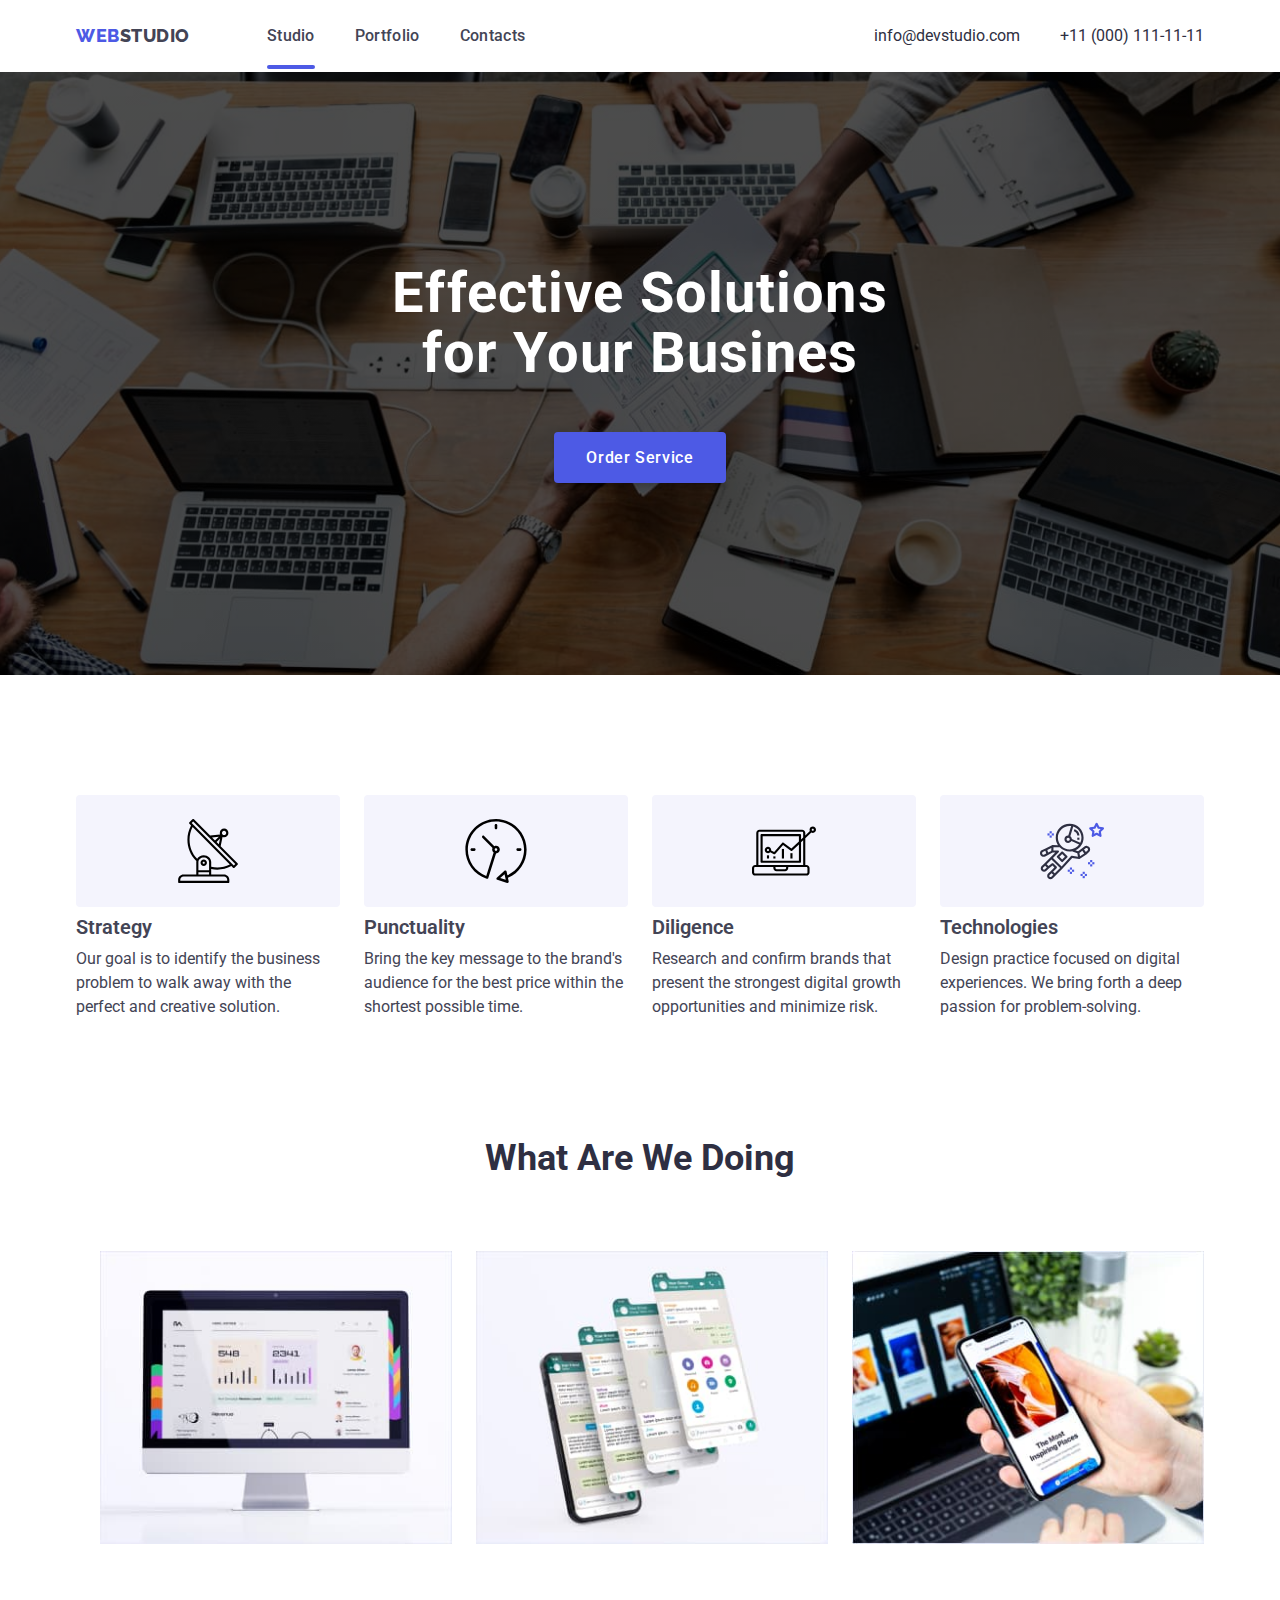
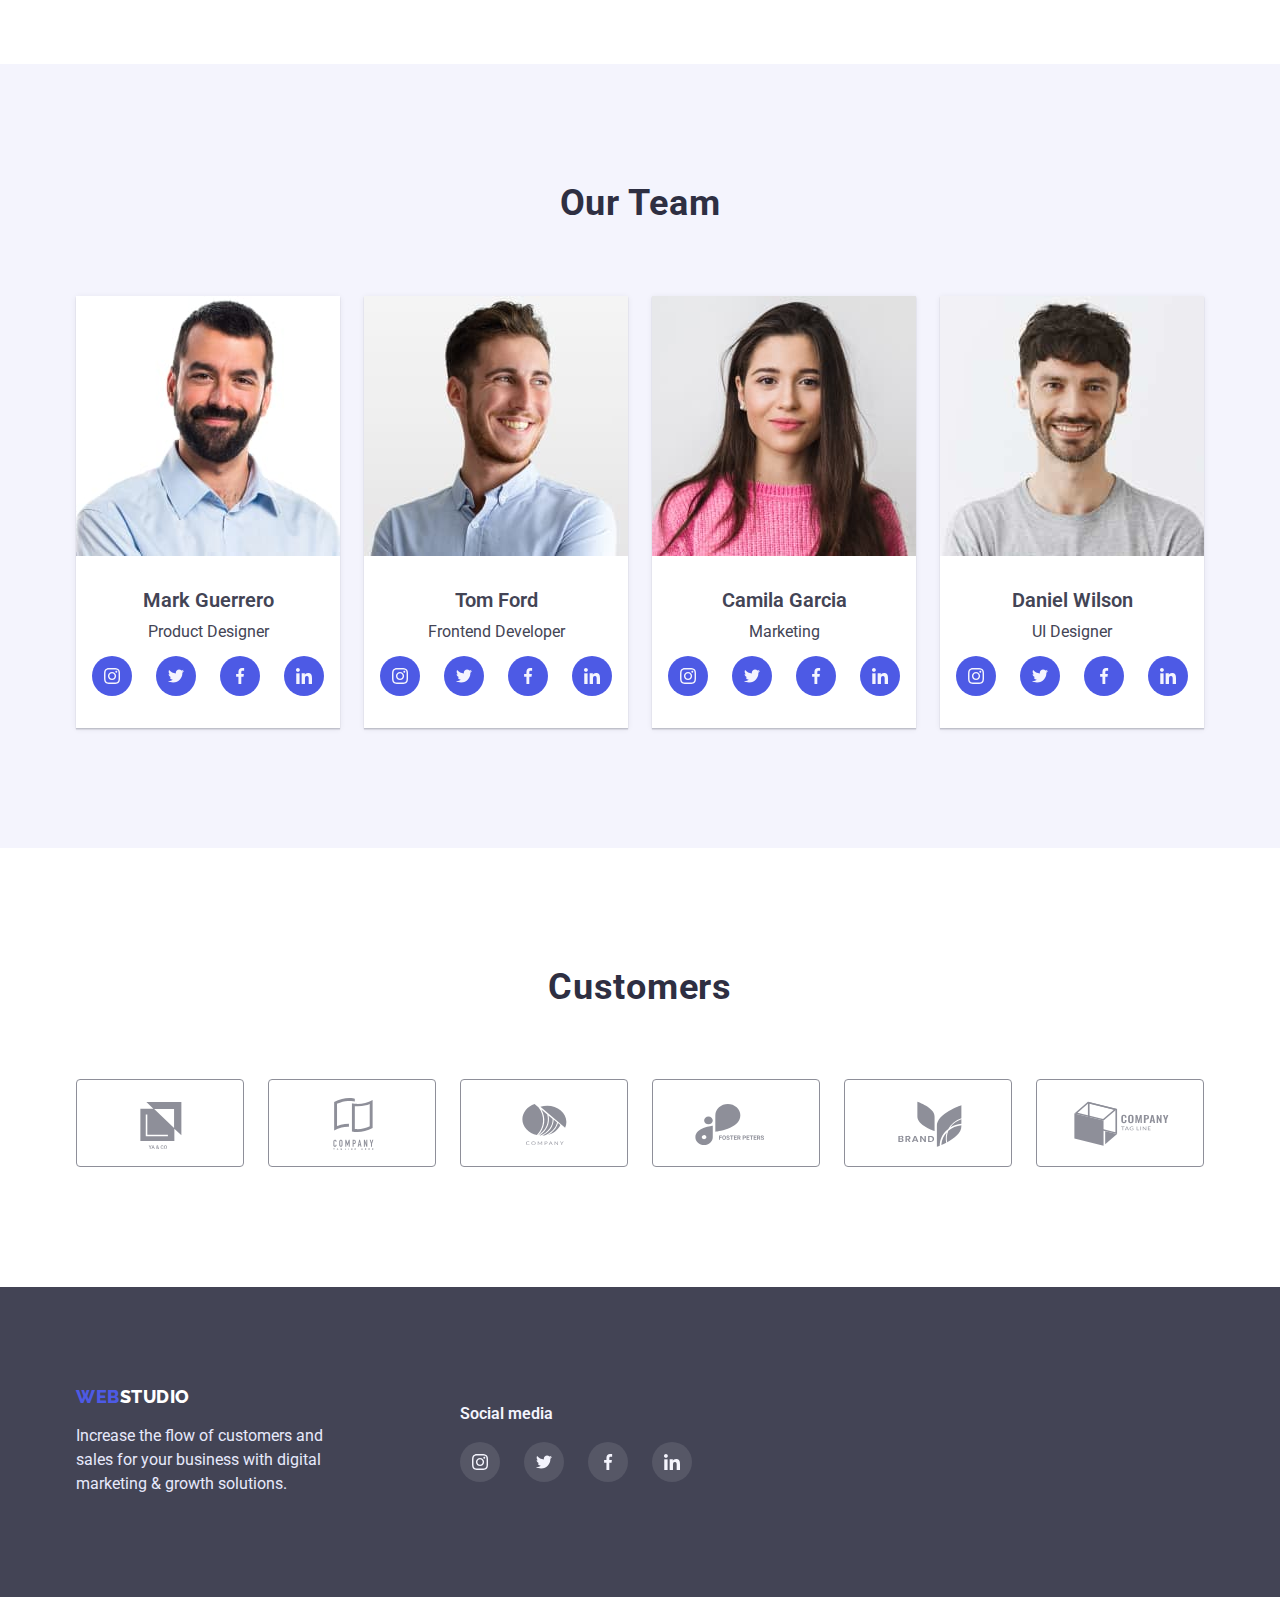
<file: index.html>
<!DOCTYPE html>
<html lang="en">
<head>
    <meta charset="UTF-8">
    <meta http-equiv="X-UA-Compatible" content="IE=edge">
    <meta name="viewport" content="width=device-width, initial-scale=1.0">
    <title>Homework5</title>
    <link rel="preconnect" href="https://fonts.googleapis.com">
<link rel="preconnect" href="https://fonts.gstatic.com" crossorigin>
<link href="https://fonts.googleapis.com/css2?family=Raleway:wght@700&family=Roboto:wght@400;500;700;900&display=swap" rel="stylesheet">
<link rel="stylesheet" href="https://cdn.jsdelivr.net/npm/modern-normalize@1.1.0/modern-normalize.min.css">
<link rel="stylesheet" href="./css/styles.css">
</head>

<body>
     <header>
        <div class="conteiner">
                    <!-- Logotipe -->
                    <a class="logo" href="./index.html"><span class="logoweb">WEB</span><span class="logostudio">STUDIO</span></a>
                  
            <!-- Site-nav -->
                    <nav>
                         <ul class="site-nav list">
                            <li class="item"><a href="./index.html" class="nav-link current">Studio</a></li> 
                            <li class="item"><a href="./Portfolio.html" class="nav-link">Portfolio</a></li> 
                            <li class="item"><a href="" class="nav-link ">Contacts</a></li> 

                        </ul> 
                     </nav>
                <ul class="contacts-list">
                    <li class="item"><a class="contacts-link link" href="mailto:info@devstudio.com">info@devstudio.com</a></li>
                    <li class="item"><a class="contacts-link link" href="tel:+111-11-11">+11 (000) 111-11-11</a></li>
                </ul>
                 
         </div> 
     </header>  
           
        <main>
            <!-- Our hero -->
            
                <section class="hero">
                    <h1 class="hero-title">
                        Effective Solutions for Your Busines
                    </h1>
                    <button type="button" class="button-order" data-modal-open>Order Service</button>
                    <div class="backdrop is-hidden" data-modal>
                      <div class="modal">
                        <p class="text"></p>
                        <button class="modal-close-button" type="button" data-modal-close>
                          <svg class="modal-close-button-icon" width="8" height="8">
                            <use href="./images/symbol-defs.svg#icon-close-button"></use>
                          </svg>
                        </button>
                      </div>
                    </div>
                            
                </section>
            
                       
<section class="section-feature">
            <div class="conteiner">
           <h2 class="hidden-title">We are the best</h2>
            <ul class="feature-list">
                <li class="item">
                    <div class="feature-icon-bg" >
                        <svg class="feature-icon" width="64px" height="64px">
                            <use class="" href="./images/symbol-defs.svg#antenna-1">
                            </use>
                        </svg>
                    </div> 
                   <h3 class="list-title">Strategy</h3>
                    <p class="description">Our goal is to identify the business problem to walk away with the perfect and creative solution.</p>
                    
                </li>
                <li class="item">
                <div class="feature-icon-bg">
                    <svg class="feature-icon">
                        <use class="" href="./images/symbol-defs.svg#clock-1">
                        </use>
                    </svg>
                </div> 
                    <h3 class="list-title">Punctuality</h3>
                    <p class="description">Bring the key message to the brand's audience for the best price within the shortest possible time.</p>
                    </li>
        <li class="item">
            <div class="feature-icon-bg">
                <svg class="feature-icon">
                    <use class="" href="./images/symbol-defs.svg#diagram-1">
                    </use>
                </svg>
            </div>
                      <h3 class="list-title">Diligence</h3>
            <p class="description">Research and confirm brands that present the strongest digital growth opportunities and minimize risk.</p>
         </li>
        <li class="item">
        <div class="feature-icon-bg">
            <svg class="feature-icon">
                <use class="" href="./images/symbol-defs.svg#astronaut1"></use>
            </svg>
        </div>
                <h3 class="list-title">Technologies</h3>
            <p class="description">Design practice focused on digital experiences. We bring forth a deep passion for problem-solving.</p>
                        </li>

    </ul>
</div>
</section>


        <section class="img-section">
            <div class="conteiner">
            <h2 class="work-title"> What are we doing </h2>
        <ul class="work-list">
            <li class="item"><img src="./images/comp.jpg" width="360" alt="В комп’ютері"></li>
            <li class="item"><img src="./images/phone.jpg" width="360" alt="В телефоні"></li>
            <li class="item"><img src="./images/img.jpg" width="360" alt="На різних пристроях"></li>
        </ul>
            </div>
        </section >  
            <section class="team section">

                <h2 class="our-team-title"> Our Team</h2>
                <div class="conteiner">
                <ul class="team-list">
                    <li class="team-item">
                        <img src="./images/PrDesigner.jpg" width="264" height="260" alt="Mark Guerrero">
                       <div class="person-card-content"><h3 class="person-name-heading">Mark Guerrero</h3>
                        <p class="person-description">Product Designer</p>
                        <ul class="person-social-media-list">
                            <li class="person-social-media-item">
                              <a href="#" class="person-social-media-link">
                                <svg class="person-social-media-icon">
                                  <use href="./images/symbol-defs.svg#instagram-2"></use>
                                </svg>
                              </a>
                            </li>
                            <li class="person-social-media-item">
                                <a href="#" class="person-social-media-link">
                                  <svg class="person-social-media-icon">
                                    <use href="./images/symbol-defs.svg#twitter-1"></use>
                                  </svg>
                                </a>
                              </li>
                              <li class="person-social-media-item">
                                <a href="#" class="person-social-media-link">
                                  <svg class="person-social-media-icon">
                                    <use href="./images/symbol-defs.svg#facebook-1"></use>
                                  </svg>
                                </a>
                              </li>
                              <li class="person-social-media-item">
                                <a href="#" class="person-social-media-link">
                                  <svg class="person-social-media-icon">
                                    <use href="./images/symbol-defs.svg#linkedin-1"></use>
                                  </svg>
                                </a>
                              </li>
                        </ul>
                    </div> 
                    </li>
                    <li class="team-item">
                        <img src="./images/Front.jpg" width="264" alt="Tom Ford">
                        <div class="person-card-content"><h3 class="person-name-heading">Tom Ford</h3>
                        <p class="person-description">Frontend Developer</p>
                        <ul class="person-social-media-list">
                            <li class="person-social-media-item">
                              <a href="#" class="person-social-media-link">
                                <svg class="person-social-media-icon">
                                  <use href="./images/symbol-defs.svg#instagram-2"></use>
                                </svg>
                              </a>
                            </li>
                            <li class="person-social-media-item">
                                <a href="#" class="person-social-media-link">
                                  <svg class="person-social-media-icon">
                                    <use href="./images/symbol-defs.svg#twitter-1"></use>
                                  </svg>
                                </a>
                              </li>
                              <li class="person-social-media-item">
                                <a href="#" class="person-social-media-link">
                                  <svg class="person-social-media-icon">
                                    <use href="./images/symbol-defs.svg#facebook-1"></use>
                                  </svg>
                                </a>
                              </li>
                              <li class="person-social-media-item">
                                <a href="#" class="person-social-media-link">
                                  <svg class="person-social-media-icon">
                                    <use href="./images/symbol-defs.svg#linkedin-1"></use>
                                  </svg>
                                </a>
                              </li>
                        </ul>
                    </div>
                    </li> 
                    <li class="team-item">
                        <img src="./images/Marketing.jpg" width="264" alt="Camila Garsia">
                        <div class="person-card-content">
                            <h3 class="person-name-heading">Camila Garcia</h3>
                        <p class="person-description">Marketing</p>
                        <ul class="person-social-media-list">
                            <li class="person-social-media-item">
                              <a href="#" class="person-social-media-link">
                                <svg class="person-social-media-icon">
                                  <use href="./images/symbol-defs.svg#instagram-2"></use>
                                </svg>
                              </a>
                            </li>
                            <li class="person-social-media-item">
                                <a href="#" class="person-social-media-link">
                                  <svg class="person-social-media-icon">
                                    <use href="./images/symbol-defs.svg#twitter-1"></use>
                                  </svg>
                                </a>
                              </li>
                              <li class="person-social-media-item">
                                <a href="#" class="person-social-media-link">
                                  <svg class="person-social-media-icon">
                                    <use href="./images/symbol-defs.svg#facebook-1"></use>
                                  </svg>
                                </a>
                              </li>
                              <li class="person-social-media-item">
                                <a href="#" class="person-social-media-link">
                                  <svg class="person-social-media-icon">
                                    <use href="./images/symbol-defs.svg#linkedin-1"></use>
                                  </svg>
                                </a>
                              </li>
                        </ul>
                    </div>
                    </li> 
                    <li class="team-item">
                        <img src="./images/UIDesigner.jpg" width="264" alt="Daniel Wilson">
                        <div class="person-card-content">
                            <h3 class="person-name-heading">Daniel Wilson</h3>
                        <p class="person-description">UI Designer</p>
                        <ul class="person-social-media-list">
                            <li class="person-social-media-item">
                              <a href="#" class="person-social-media-link">
                                <svg class="person-social-media-icon">
                                  <use href="./images/symbol-defs.svg#instagram-2"></use>
                                </svg>
                              </a>
                            </li> 
                            <li class="person-social-media-item">
                            <a href="#" class="person-social-media-link">
                              <svg class="person-social-media-icon">
                                <use href="./images/symbol-defs.svg#twitter-1"></use>
                              </svg>
                            </a>
                          </li>
                          <li class="person-social-media-item">
                            <a href="#" class="person-social-media-link">
                              <svg class="person-social-media-icon">
                                <use href="./images/symbol-defs.svg#facebook-1"></use>
                              </svg>
                            </a>
                          </li>
                          <li class="person-social-media-item">
                            <a href="#" class="person-social-media-link">
                              <svg class="person-social-media-icon">
                                <use href="./images/symbol-defs.svg#linkedin-1"></use>
                              </svg>
                            </a>
                          </li>
                </ul>
                    </div>
                    </li> 
                </ul>
             </div>     
            </section>
             <section class="section">
        <h2 class="our-team-title no bg">Customers</h2>
        <div class="container">
          <ul class="customers-list">
            <li class="customers-item">
              <a class="customers-link" href="#"
                ><svg class="customers-icon">
                  <use href="./images/symbol-defs.svg#client1"></use>
                </svg></a
              >
            </li>
            <li class="customers-item">
              <a class="customers-link" href="#"
                ><svg class="customers-icon">
                  <use href="./images/symbol-defs.svg#client2"></use>
                </svg></a
              >
            </li>
            <li class="customers-item">
              <a class="customers-link" href="#"
                ><svg class="customers-icon">
                  <use href="./images/symbol-defs.svg#client3"></use>
                </svg></a
              >
            </li>
            <li class="customers-item">
              <a class="customers-link" href="#"
                ><svg class="customers-icon">
                  <use href="./images/symbol-defs.svg#client4"></use>
                </svg></a
              >
            </li>
            <li class="customers-item">
              <a class="customers-link" href="#"
                ><svg class="customers-icon">
                  <use href="./images/symbol-defs.svg#client5"></use>
                </svg></a
              >
            </li>
            <li class="customers-item">
              <a class="customers-link" href="#"
                ><svg class="customers-icon">
                  <use href="./images/symbol-defs.svg#client6"></use>
                </svg></a>
              
            </li>
          </ul>
        </div>
             </section>
</main>
<div class="backdrop is-hidden" data-modal>
  <div class="modal">
    <button class="modal-close-button" data-modal-close>
      <svg class="modal-close-button-icon">
        <use href="./images/symbol-defs.svg#icon-close-button"></use>
      </svg>
    </button>
  </div>
</div>
<footer class="footer">
    <div class="conteiner">
<div class="footer-desk-block">
    <a class="footer-logo" href="./index.html">
        <span>WEB</span><span class="logoname">STUDIO</span>        
        </a>
        <p class="footer-desk">
            Increase the flow of customers and sales for your business with digital marketing & growth solutions.
        </p>
   
    </div>
    <div class="footer-social-media-block">
        <p class="footer-social-media-title">Social media</p>
        <ul class="footer-social-media-list">
          <li class="footer-social-media-item">
            <a href="#" class="footer-social-media-link">
              <svg class="footer-social-media-icon">
                <use href="./images/symbol-defs.svg#instagram-2"></use>
              </svg>
            </a>
          </li>
          <li class="footer-social-media-item">
            <a href="#" class="footer-social-media-link">
              <svg class="footer-social-media-icon">
                <use href="./images/symbol-defs.svg#twitter-1"></use>
              </svg>
            </a>
          </li>
          <li class="footer-social-media-item">
            <a href="#" class="footer-social-media-link">
              <svg class="footer-social-media-icon">
                <use href="./images/symbol-defs.svg#facebook-1"></use>
              </svg>
            </a>
          </li>
          <li class="footer-social-media-item">
            <a href="#" class="footer-social-media-link">
              <svg class="footer-social-media-icon">
                <use href="./images/symbol-defs.svg#linkedin-1"></use>
              </svg>
            </a>
          </li>
        </ul>
      </div>
    </div>
</footer>
<script src="./js/modal.js"></script>
</body>
</html>
</file>
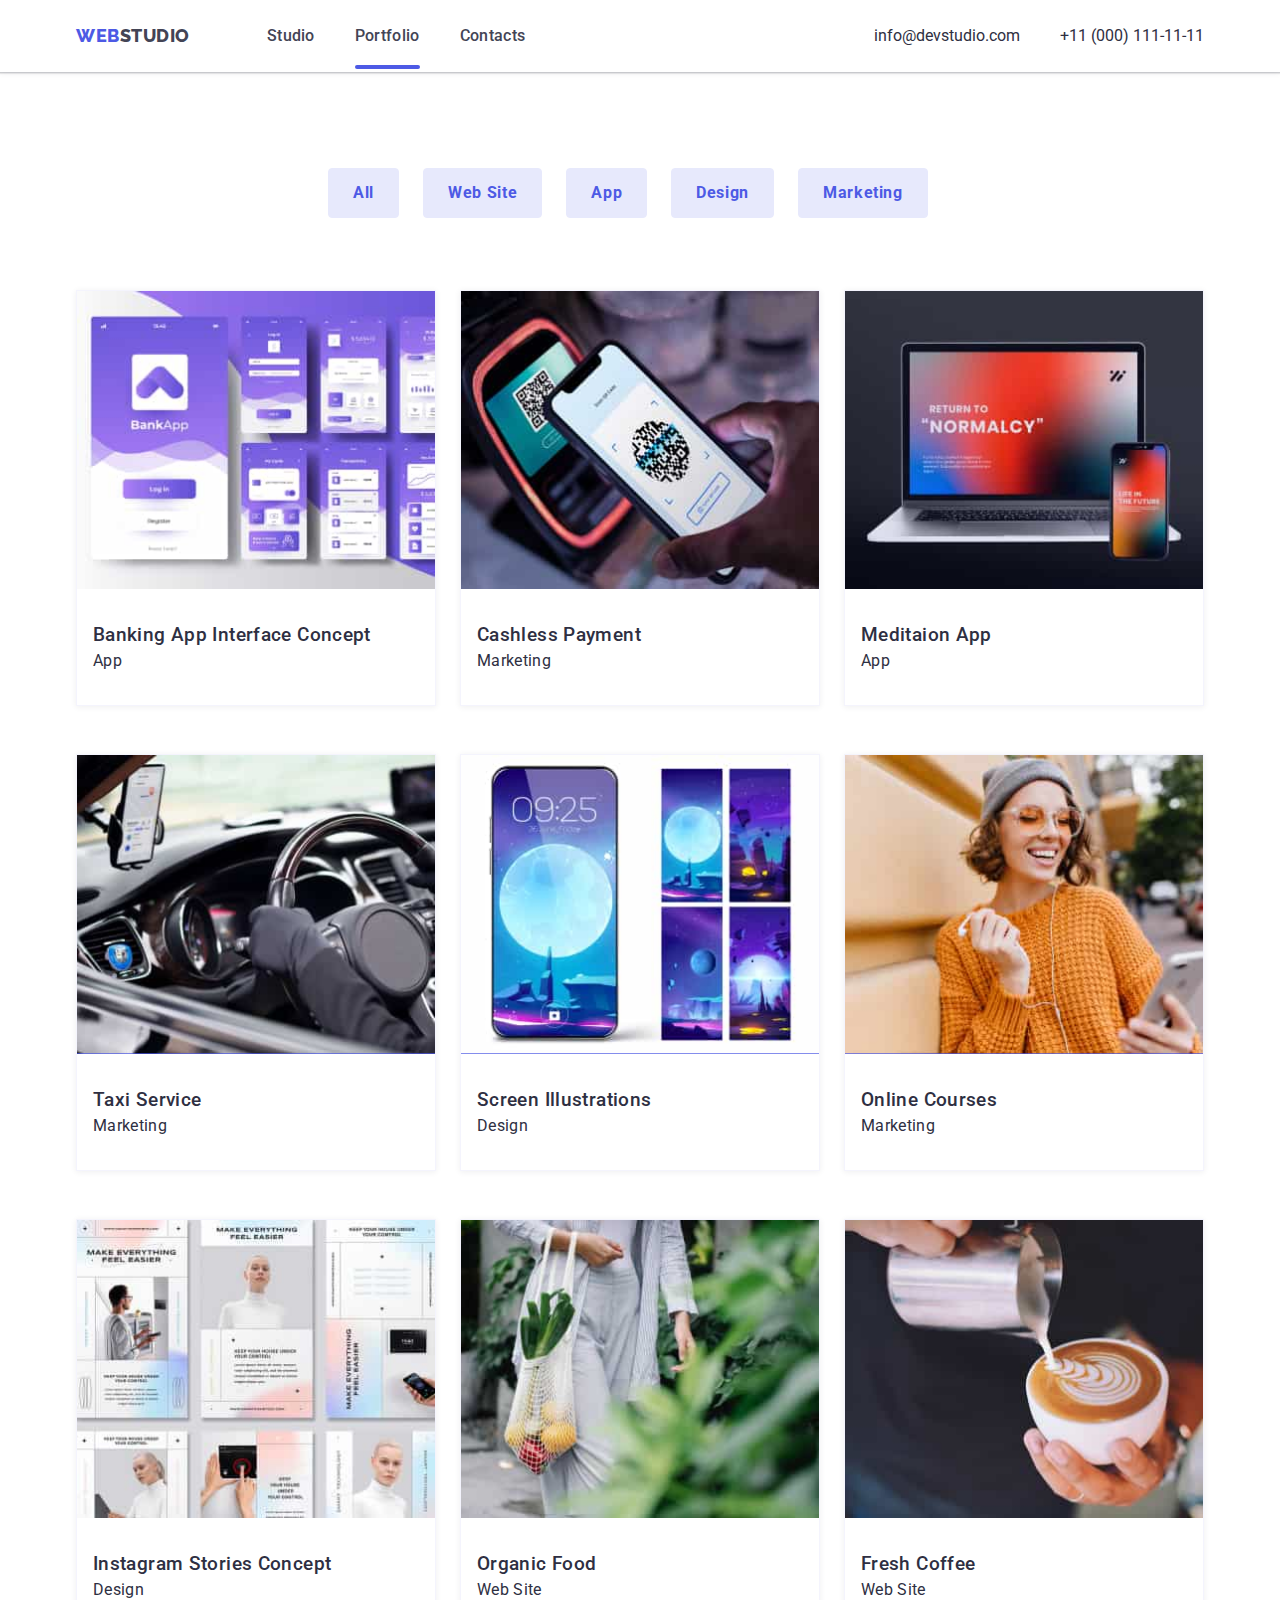
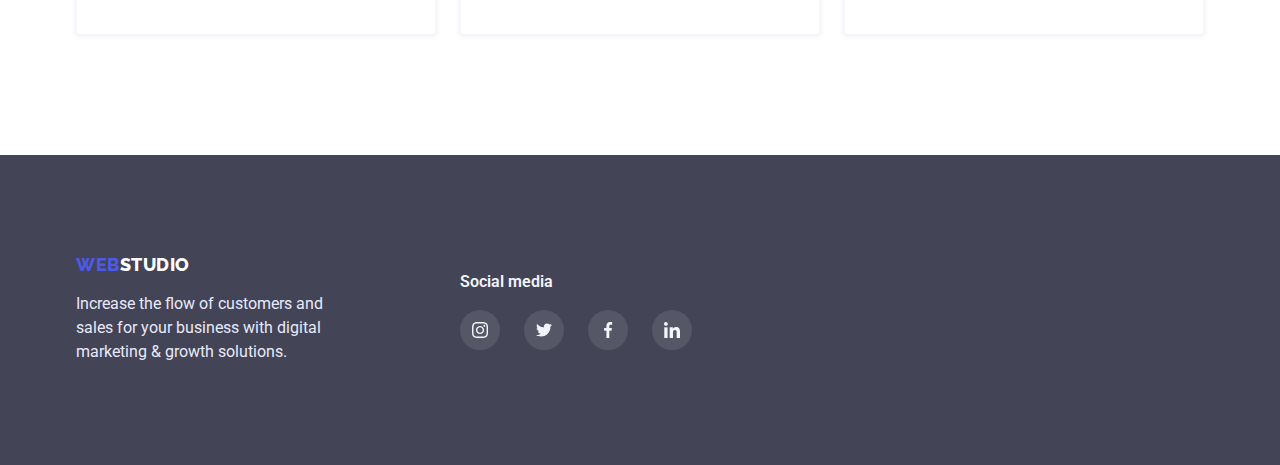
<file: Portfolio.html>
<!DOCTYPE html>
<html lang="en">
<head>
    <meta charset="UTF-8">
    <meta http-equiv="X-UA-Compatible" content="IE=edge">
    <meta name="viewport" content="width=device-width, initial-scale=1.0">
    <title>Portfolio</title>
    <link rel="preconnect" href="https://fonts.googleapis.com">
<link rel="preconnect" href="https://fonts.gstatic.com" crossorigin>
<link href="https://fonts.googleapis.com/css2?family=Raleway:wght@700&family=Roboto:wght@400;500;700;900&display=swap" rel="stylesheet">
<link rel="stylesheet" href="https://cdn.jsdelivr.net/npm/modern-normalize@1.1.0/modern-normalize.min.css">
<link rel="stylesheet" href="./css/styles.css">

</head>
<body>
          <header class="header">
        <div class="conteiner">
                    <!-- Logotipe navigation-->
                    <a class="logo" href="./index.html"><span class="logoweb">WEB</span><span class="logostudio">STUDIO</span></a>
                  
            <!-- Site-nav -->
                    <nav class="main-nav">
                         <ul class="site-nav list">
                            <li class="item"><a href="./index.html" class="nav-link curent">Studio</a></li> 
                            <li class="item"><a href="./Portfolio.html" class="nav-link current">Portfolio</a></li> 
                            <li class="item"><a href="" class="nav-link ">Contacts</a></li> 

                        </ul> 
                     </nav>
                <ul class="contacts-list">
                    <li class="item"><a class="contacts-link link" href="mailto:info@devstudio.com">info@devstudio.com</a></li>
                    <li class="item"><a class="contacts-link link" href="tel:+111-11-11">+11 (000) 111-11-11</a></li>
                </ul>
                 
         </div> 
     </header>  
    <main>
        <!-- portfolio filter section -->
        <section class="portfolio-section">
       
            <h1 class="hidden-title">Portfolio our works</h1>
            <h2 class="hidden-title">Filter</h2>
                
                <ul class="filter-list">
                    <li class="filter-nav-button"><button class="button-filter" type="button" >All</button></li>
                    <li class="filter-nav-button"><button class="button-filter" type="button" >Web Site</button></li>
                    <li class="filter-nav-button"><button class="button-filter" type="button" >App</button></li>
                    <li class="filter-nav-button"><button class="button-filter" type="button" >Design</button></li>
                    <li class="filter-nav-button"><button class="button-filter" type="button" >Marketing</button></li>
                </ul>
    
               
                
               <h2 class="hidden-title">Our servises</h2>
<div class="conteiner">
<ul class="portfolio-list list">
    <li class="portfolio-item">
        <a class="link" href="#">
            <div class="portfolio-thumb">
                    <img src="./images/banking.jpg" 
                    width="360" alt="Banking App Interface Concept">
                    <div class="portfolio-overlay">
                        <p class="portfolio-overlay-text">
                          14 Stylish and User-Friendly App Design Concepts · Task
                          Manager App · Calorie Tracker App · Exotic Fruit Ecommerce
                          App · Cloud Storage App
                        </p>
                    </div>
                </div>
                        <div class="list-ready">
                        <h3 class="examples title">Banking App Interface Concept</h3>
                        <p class="text">App</p>
                    </div>
            
        </a>
        </li>
    <li class="portfolio-item">
        <a class="link" href="#">
            <div class="portfolio-thumb">
                <img src="./images/cash.jpg" 
                width="360" alt="for terminal payment">  
                <div class="portfolio-overlay">
                    <p class="portfolio-overlay-text">
                      14 Stylish and User-Friendly App Design Concepts · Task
                      Manager App · Calorie Tracker App · Exotic Fruit Ecommerce
                      App · Cloud Storage App
                    </p>
                </div>
            </div>             
            <div class="list-ready">
                <h3 class="examples title">Cashless Payment</h3>
                <p class="text">Marketing</p>
            </div>
        
        </a>
            </li>
    <li class="portfolio-item">
        <a class="link" href="#">
            <div class="portfolio-thumb">
                <img src="./images/meditaion.jpg" 
                 width="360" alt="Meditaion App" >
                <div class="portfolio-overlay">
                    <p class="portfolio-overlay-text">
                    14 Stylish and User-Friendly App Design Concepts · Task
                    Manager App · Calorie Tracker App · Exotic Fruit Ecommerce
                    App · Cloud Storage App
                     </p>
                </div>
            </div>
                 <div class="list-ready">
                    <h3 class="examples title">Meditaion App</h3>
                    <p class="text">App</p>
                </div>
            
        </a>
    </li>
    
        <li class="portfolio-item">
            <a class="link" href="#">
                <div class="portfolio-thumb">
                    <img src="./images/taxi.jpg" 
                    width="360" alt="Taxi Service">
                    <div class="portfolio-overlay">
                        <p class="portfolio-overlay-text">
                          14 Stylish and User-Friendly App Design Concepts · Task
                          Manager App · Calorie Tracker App · Exotic Fruit Ecommerce
                          App · Cloud Storage App
                        </p>
                    </div>
                </div>
                        <div class="list-ready">
                        <h3 class="examples title">Taxi Service</h3>
                         <p class="text">Marketing</p>
                </div>
           </a>
        </li>
    <li class="portfolio-item">
            <a class="link" href="#">
                <div class="portfolio-thumb">
                    <img src="./images/screendesign.jpg" 
                    width="360" alt="Screen Illustrations">
                    <div class="portfolio-overlay">
                        <p class="portfolio-overlay-text">
                          14 Stylish and User-Friendly App Design Concepts · Task
                          Manager App · Calorie Tracker App · Exotic Fruit Ecommerce
                          App · Cloud Storage App
                        </p>
                      </div>
                    </div>
                    <div class="list-ready">
                            <h3 class="examples title">Screen Illustrations</h3>
                             <p class="text">Design</p>
                </div>
           
        </a>
    </li>
    <li class="portfolio-item">
        <a class="link" href="#">
            <div class="portfolio-thumb">
                 <img src="./images/onlinecourses.jpg" 
                 width="360" alt="Online Courses">
                 <div class="portfolio-overlay">
                    <p class="portfolio-overlay-text">
                      14 Stylish and User-Friendly App Design Concepts · Task
                      Manager App · Calorie Tracker App · Exotic Fruit Ecommerce
                      App · Cloud Storage App
                    </p>
                  </div>
                </div>
                    <div class="list-ready">
                    <h3 class="examples title">Online Courses</h3>
                     <p class="text">Marketing</p>
                </div> 
              
         </a>          
    </li>
    <li class="portfolio-item">
        <a class="link" href="#">
            <div class="portfolio-thumb">
                    <img src="./images/insta.jpg" 
                     width="360" alt="Instagram Stories Concept">
                <div class="portfolio-overlay">
                    <p class="portfolio-overlay-text">
                    14 Stylish and User-Friendly App Design Concepts · Task
                     Manager App · Calorie Tracker App · Exotic Fruit Ecommerce
                    App · Cloud Storage App
                    </p>
                </div>
            </div>
        <div class="list-ready">
            <h3 class="examples title">Instagram Stories Concept</h3>
            <p class="text">Design</p>
        </div>
    
        </a>
        </li>
    <li class="portfolio-item">
        <a class="link" href="#">
            <div class="portfolio-thumb">
                    <img src="./images/organicfood.jpg" 
                    width="360" alt="Organic Food">
                    <div class="portfolio-overlay">
                        <p class="portfolio-overlay-text">
                          14 Stylish and User-Friendly App Design Concepts · Task
                          Manager App · Calorie Tracker App · Exotic Fruit Ecommerce
                          App · Cloud Storage App
                        </p>
                      </div>
                    </div>
                    <div class="list-ready">
        <h3 class="examples title">Organic Food</h3>
        <p class="text">Web Site</p>
        </div>
   
            </a>
    </li>
    <li class="portfolio-item">
        <a class="link" href="#">
            <div class="portfolio-thumb">
                <img src="./images/freshcoffee.jpg" 
                width="360" alt="Fresh Coffee">
                <div class="portfolio-overlay">
                    <p class="portfolio-overlay-text">
                      14 Stylish and User-Friendly App Design Concepts · Task
                      Manager App · Calorie Tracker App · Exotic Fruit Ecommerce
                      App · Cloud Storage App
                    </p>
                  </div>
                </div>
            <div class="list-ready">
                    <h3 class="examples title">Fresh Coffee</h3>
                    <p class="text">Web Site</p>
            </div>
            </a>
    </li>

</ul>
</div>
</section>
    </main>

    <footer class="footer">
        <div class="conteiner">
    <div class="footer-desk-block">
        <a class="footer-logo" href="./index.html">
            <span>WEB</span><span class="logoname">STUDIO</span>        
            </a>
            <p class="footer-desk">
                Increase the flow of customers and sales for your business with digital marketing & growth solutions.
            </p>
        </div>

        <div class="footer-social-media-block">
            <p class="footer-social-media-title">Social media</p>
            <ul class="footer-social-media-list">
              <li class="footer-social-media-item">
                <a href="#" class="footer-social-media-link">
                  <svg class="footer-social-media-icon">
                    <use href="./images/symbol-defs.svg#instagram-2"></use>
                  </svg>
                </a>
              </li>
              <li class="footer-social-media-item">
                <a href="#" class="footer-social-media-link">
                  <svg class="footer-social-media-icon">
                    <use href="./images/symbol-defs.svg#twitter-1"></use>
                  </svg>
                </a>
              </li>
              <li class="footer-social-media-item">
                <a href="#" class="footer-social-media-link">
                  <svg class="footer-social-media-icon">
                    <use href="./images/symbol-defs.svg#facebook-1"></use>
                  </svg>
                </a>
              </li>
              <li class="footer-social-media-item">
                <a href="#" class="footer-social-media-link">
                  <svg class="footer-social-media-icon">
                    <use href="./images/symbol-defs.svg#linkedin-1"></use>
                  </svg>
                </a>
              </li>
            </ul>
          </div>
        </div>
    </footer>
    </body>
    </html>
</file>
<file: css/styles.css>
*,
*::before,
*::after {
	box-sizing: border-box;
}

h1,
h2,
h3,
h4,
h5,
h6,
p,
ul
{
	margin: 0;
	padding: 0;
}
ul,li{
    
    list-style: none;
}


img {
	display: block;
	width: 100%;
	height: auto;
}

.text {
	line-height: 1.5;
	letter-spacing: 0.02em;
}

.link {
	text-decoration: none;
    }
.title {
	color: var(--title-text-color);
	font-weight: 500;
	letter-spacing: 0.02em;
    }

:root {
    --primary-text-color:#434455;;
    --title-text-color:#2E2F42;
   --accent-color:#18a0fb;
   --primary-white-color:#ffffff;
   --link-color: #4D5AE5;
   --secondary-bg-color:#F4F4FD;
   --sibtitle-bg-color: #E7E9FC;
   --helper-text-color: #8e8f99;
    --card-gap: 24px;
        }
body{
    background-color: var(--primary-white-color);
    color: var(--primary-text-color);
    font-family: 'Roboto', sans-serif,'Verdana';
    font-size: 16px;
    /* margin-right: 0px; */
            }
     
        .conteiner {
            display: flex;
            flex-wrap: wrap;
            align-items: center;
            width: 1158px;
            padding: 0 15px 0 15px;
            margin: 0 auto;
            }
       
       .logo {
        color: var(--link-color);
        font-family: "Raleway",sans-serif;
        font-weight: 800;
        font-size: 18px;
        line-height: 1.33;
        letter-spacing: 0.03em;
        text-transform: uppercase;
        text-decoration: none; 
        margin-right: 77px;
        padding: 24px 0;
            } 

    .section{
        padding: 120px 0 120px 0;
    }
       .conteiner > .logostudio {
        color: var(--title-text-color);
          }
.logoweb { 
     color: var(--link-color); 
     text-decoration: none;
        } 
 .logostudio{
    color: var(--primary-text-color);
    text-decoration: none;
 }
 /*-- Головна навігація-- */
.nav-link {
    position: relative;
    transition-property: color;
    transition-duration: 250ms;
    transition-timing-function: cubic-bezier(0.4, 0, 0.2, 1);
    padding: 24px 0 24px 0;
    color: var(--primary-text-color);
    font-weight: 500;
    font-size: 16px;
    line-height: 1.5;
    letter-spacing: 0.02em;
    text-decoration: none;
      
}
.nav-link:hover,.nav-link:focus {color: var(--link-color)} 

.current::after {
    position: absolute;
    content: '';
    display: block;
    left: 0;
    bottom: 0;
    width: 100%;
    height: 4px;
    background-color: #4D5AE5;
    border-radius: 2px;
}

 .main-nav {
    margin-right: auto;
        }
     .site-nav .list {
        list-style: none;
        text-decoration: none;
           }
     
        .site-nav .item:not(:last-child)
        {
        margin-right: 40px;
        text-decoration: none;
    }


  .site-nav-link {
    color:var(--primary-text-color);
    font-weight: 700;
    text-decoration: none;
   line-height: 1.5;
   letter-spacing: 0.2em;
    padding: 24px 0;
 }
  
.contacts-list{
    display: flex;
    margin-left: auto;
    padding: 24px 0;
}

.contacts-list .item + .item { margin-left: 40px;}
.contacts-link{
    color: var(--title-text-color);
    text-decoration: none;
    font-weight: 400;
    font-size: 16px;
    line-height: 1.5;
    padding: 24px 0;
    transition: color 250ms cubic-bezier(0.4, 0, 0.2, 1);
}
.contacts-link:hover,
.contacts-link:focus {
    color: var(--primary-text-color);
}
.header{
    box-shadow: 0px 2px 1px rgba(46, 47, 66, 0.08),
        0px 1px 1px rgba(46, 47, 66, 0.16),
        0px 1px 6px rgba(46, 47, 66, 0.08);
}
/* --section HERO-- */
.hero {
    padding: 192px 0;
    background-color: var(--primary-text-color);
    text-align: center;
    max-width: 1440px;
    height: 603px;
    margin-left: auto;
    margin-right: auto;
    background-image: linear-gradient(rgba(0, 0, 0, 0.7), rgba(0, 0, 0, 0.7)),  url('../images/hero.jpg');
    background-repeat: no-repeat;
    background-size: cover;
    background-position: center;

}
  .title{
    font-weight: 500; 
    color: var(--title-text-color);
  }
.hero-title{ 
    font-size: 56px;
    line-height: 1.07;
    text-align: center;
letter-spacing: 0.02em;
color: var(--primary-white-color);
margin: 0 auto;
width: 496px;
margin-bottom: 48px;
    }
    

.button-order {
    color: var(--primary-white-color);
        background-color: var(--link-color);  
        font-family: inherit;
        font-weight: 500;
        line-height:1.19;
        letter-spacing: 0.04em;
         cursor: pointer;
         border-style: none;
         border-radius: 4px;
         box-shadow: 0px 4px 4px rgba(0, 0, 0, 0.15);
         padding: 16px 32px;
        text-align: center;
         gap: 10px;

         transition-property: background-color;
        transition-duration: 250ms;
        transition-timing-function: cubic-bezier(0.4, 0, 0.2, 1);
        }


.hidden-title {position: fixed;
    transform: scale(0);
}

.section-feature {
       padding: 120px 0 120px 0;

}   
.section-title {
    font-weight: 600;
    font-size: 20px;
    line-height: 1.2;
color: var(--primary-text-color);
margin-bottom: 8px;
}

.feature-list {
    list-style: none;
    display: flex;
    justify-content: space-between;
    align-items: center;
    margin-left:calc(-1*var(--card-gap));
}
.list-title {
    margin-bottom: 8px;
    font-size: 20px;
    font-weight: 600;
    line-height: 1.2;

    }

.feature-list>.item {
    flex-basis: calc(100%/4 - var(--card-gap));
   margin-left:var(--card-gap);
   background-size:  64px 64px;
   }
    .description {
        font-size: 16px;
        line-height: 1.5;
    }
 .feature-icon-bg {
    display: flex;
    justify-content: center;
    align-items: center;
    width: 264px;
    height: 112px;
    background: var(--secondary-bg-color);
    border-radius: 4px;
    margin-bottom: 8px;

 }
.feature-icon{
    display: inline-block;
    width: 64px;
    height: 64px;
}

 /* Section Images */

.img-section {
    padding-bottom: 120px;
}

.work-title {
    margin: 0 auto;
font-size: 36px;
line-height: 1.1;
text-transform: capitalize;
color: var(--title-text-color);
margin-bottom: 72px;
}
.work-list {
    display: flex;
    flex-wrap: wrap;
    list-style: none ;
   }
 

.work-list >.item {
       width: 360px;
    margin-left:  var(--card-gap);
    flex-basis:calc(100% / 3 - var(--card-gap ));
} 

.team {
    background-color: #F4F4FD;
}

.our-team-title{
font-size: 36px;
line-height: 1.1;
text-align: center;
text-transform: capitalize;
letter-spacing: 0.02em;
color: var(--title-text-color);
margin-bottom: 72px;
}
  .team-item{
    background-color: var(--primary-white-color);
    box-shadow: 0px 1px 6px rgba(46, 47, 66, 0.08), 0px 1px 1px rgba(46, 47, 66, 0.16), 0px 2px 1px rgba(46, 47, 66, 0.08);
    width: 264px;
    text-align: center;
    margin-right: var(--card-gap);
  }
  .team-list{
    display: flex;
    flex-wrap: wrap;
    list-style: none;
}

.team-item:last-child {
    margin-right: 0px;
}

.person-card-content{
    padding: 32px 16px;
}

.person-name-heading{
    font-weight: 600;
    font-size: 20px;
    line-height: 1.2;
    margin-bottom: 8px;
}

.person-description{
    font-weight: 400;
    font-size: 16px;
    line-height: 1.5;
}

 .names {
        background-color: var(--primary-white-color);
     text-align: center;
}
.person-social-media-list{
    list-style: none;
    display: flex;
    justify-content: center;
    align-items: center;
    gap: 24px;
    margin-top: 12px;
}

.person-social-media-link{
    display: flex;
    justify-content: center;
    align-items: center;
    width: 40px;
    height: 40px;
    background-color: #4D5AE5;
    border-radius: 50%;

    transition-property: background-color;
    transition-duration: 250ms;
    transition-timing-function: cubic-bezier(0.4, 0, 0.2, 1);
}

.person-social-media-link:hover{
    background-color: #31D0AA;
}

.person-social-media-icon {
    display: block;
    fill: #FFFFFF;
    width: 16px;
    height: 16px;
}
.our-team-title no bg{
font-size: 36px;
line-height: 1.1;
text-align: center;
text-transform: capitalize;
letter-spacing: 0.02em;
color: var(--title-text-color);
margin-bottom: 72px;
}
.customers-list{
    list-style: none;
    display: flex;
    flex-wrap: wrap;
    justify-content: center;
}

.customers-item:not(:last-child){
    margin-right: 24px;
}

.customers-link{
    display: flex;
    justify-content: center;
    align-items: center;
    width: 168px;
    height: 88px;
    color: #8E8F99;
    border: 1px solid #8E8F99;
    border-radius: 4px;

    /* transition-property: color, border;
    transition-duration: 250ms;
    transition-timing-function: cubic-bezier(0.4, 0, 0.2, 1); */

    transition: color 250ms cubic-bezier(0.4, 0, 0.2, 1),
                border 250ms cubic-bezier(0.4, 0, 0.2, 1);
}

.customers-link:hover,
.customers-link:focus{
    color: #4D5AE5;
    border: 1px solid #4D5AE5;
}

.customers-icon{
    display: block;
    width: 104px;
    height: 56px;
    fill: currentColor;
}


/* Footer */
.footerweb { color:var(--primary-text-color);
    font-family: 'Raleway';
font-weight: 800;
font-size: 18px;
line-height: 1.16;
 display: flex;
align-items: center; 
letter-spacing: 0.03em;
}
footer {
    background-color: var(--primary-text-color); 
color: var( --title-text-color);
padding: 100px 0;
height: 310px;
align-items: baseline;
 
}
.footer-desk-block{
   align-items: baseline;
    width: 264px;
}

.footer-logo{
    font-family: 'Raleway';
    font-weight: 800;
    font-size: 18px;
    line-height: 1.16; 
    text-decoration: none;
    letter-spacing: 0.03em;
    color: var(--secondary-bg-color);
    display: block;
    margin-bottom: 16px;
}
.footer-logo  {
    font-family: 'Raleway';
    color: var(--link-color);
    font-weight: 800;
}
.footer-desk {font-weight: 400;
    font-size: 16px;
    line-height: 1.5;
    font-family: 'Roboto';
    color: var(--sibtitle-bg-color) ;
}
.logoname {
    color: var(--primary-white-color);
    text-decoration: none;
}

.logoweb {
font-family: 'Raleway';
font-weight: 800;
font-size: 18px;
line-height: 1.16;
letter-spacing: 0.03em;
 text-transform: uppercase; 
color: var(--link-color);
text-decoration: none;


}

.logorweb:hover,.footer-logo:hover, .logoname:focus, .footer-logo:focus {
    color: var(--link-color);
    }
    .footer-social-media-title{
        font-family: 'Roboto';
        font-style: normal;
        font-weight: 600;
        font-size: 16px;
        line-height: 1.5;
        margin-bottom: 16px;
        color: #F4F4FD;
        margin-left: 120px;
      align-items: baseline;
    }
    
    .footer-desc{
        font-weight: 400;
        font-size: 16px;
        line-height: 1.5;
      
    }
    .footer-social-media-block{
        align-items: baseline;
    }
    .footer-social-media-list {
        list-style: none;
        display: flex;
        justify-content: center;
        align-items: center;
        gap: 24px;
        /* margin-top: 12px; */
        margin-left: 120px;
        align-items: baseline;
    }
    
    .footer-social-media-link {
        display: flex;
        justify-content: center;
        align-items: center;
        width: 40px;
        height: 40px;
        background-color: rgba(255, 255, 255, 0.1);;
        border-radius: 50%;

        transition-property: background-color;
    transition-duration: 250ms;
    transition-timing-function: cubic-bezier(0.4, 0, 0.2, 1);
    }
    
    .footer-social-media-link:hover,
    .footer-social-media-link:focus {
        background-color: #31D0AA;
    }
    
    .footer-social-media-icon {
        display: block;
        fill: #FFFFFF;
        width: 16px;
        height: 16px;
    } 
   /* Portfolio */
   
   .portfolio-section{
    padding-top: 96px;
    padding-bottom: 120px;
    margin: auto;
    }
.list {
	list-style: none;
	display: flex;
	flex-wrap: wrap;
  
    
}
.portfolio-list{
   margin: 0;
   padding: 0;
	display: flex;
	flex-wrap: wrap;
    row-gap: 48px;
    column-gap: 24px;
    
       }

.portfolio-list > .portfolio-item {
	    flex-basis: calc((100% - 48px) / 3);
        border: 0.5px solid #F4F4FD;
box-shadow: 0px 1px 6px rgba(46, 47, 66, 0.08);
    }
    .portfolio-item{
        font-weight: 400;
    font-size: 16px;
    line-height: 1.5;
    transition-property: box-shadow;
    transition-duration: 250ms;
    transition-timing-function: cubic-bezier(0.4, 0, 0.2, 1);
    }

    .portfolio-item:hover, .portfolio-item:focus{
    box-shadow: 0px 1px 6px rgba(46, 47, 66, 0.08), 0px 1px 1px rgba(46, 47, 66, 0.16), 0px 2px 1px rgba(46, 47, 66, 0.08);
}

   .portfolio-item :not(:nth-child(3n)){
    margin-right: 0px;
   }  
.portfolio-thumb{
    position: relative;
    overflow: hidden;
}

.portfolio-overlay {
    content: "";
    position:absolute;
    padding: 40px 32px;
    top: 0;
    left: 0;
    width: 100%;
    height: 100%;
    background-color: #4D5AE5;
    opacity: 1;

    transform: translateY(100%);
    transition: transform 250ms cubic-bezier(0.4, 0, 0.2, 1)
}

.portfolio-item:hover .portfolio-overlay,
.portfolio-item:focus .portfolio-overlay{
    transform: translateY(0);
}

.portfolio-overlay-text{
    color: #fff;
    line-height: 1.5;
    letter-spacing: 0.02em;
}
.text{
    color:#2E2F42;
}
.filter-list {
    display: flex;
    margin-bottom: 72px;
    justify-content: center;
    align-items: center;
    flex-wrap: wrap;
    
}
  
     
  .button-filter {
    background-color: var(--sibtitle-bg-color);
    border: 1px solid var(--sibtitle-bg-color);
    color: var(--link-color);
    font-family: 'Roboto',sans-serif;
    font-weight: 700;
    line-height: 1.5;
    letter-spacing: 0.04em;
    cursor: pointer;
    padding: 12px 24px;
    border-radius: 4px;

    transition-property: background-color, box-shadow, color;
    transition-duration: 250ms;
    transition-timing-function: cubic-bezier(0.4, 0, 0.2, 1);
  }
  .button-filter:last-child{
    margin-right: 0px;
  }
  .filter-list >.filter-nav-button:not(last-child) {
        margin-right: 24px;
  }

   .filter-nav-button:last-child{
    margin-right:0pt;
   }
       
 
.button-filter:hover,
.button-filter:focus {
    background-color: var(--link-color);
    color: var(--primary-white-color);
    border-top: none;
    box-shadow: 0px 3px 1px rgba(0, 0, 0, 0.1), 0px 2px 1px rgba(0, 0, 0, 0.08), 0px 2px 2px rgba(0, 0, 0, 0.12);
} 
.list-ready{
    padding: 32px 16px;

    }
.examples-title {
    color: var(--title-text-color);
    margin-bottom: 8px;
    font-size: 20px;
    line-height: 1.2;
    letter-spacing: 0.02em;
    margin: auto;
    
}

.backdrop{
    position: fixed;
    top: 0;
    left: 0;
    width: 100%;
    height: 100%;
    background-color:rgba(0, 0, 0, 0.5);
    opacity: 1;
	transition-duration: 250ms;
	transition-timing-function:	cubic-bezier(0.4, 0, 0.2, 1);
    
}

.is-hidden{
    opacity: 0;
    pointer-events: none;
}

.modal{
    position: absolute;
    top: 50%;
    left: 50%;
    transform: translate(-50%, -50%);

    min-width: 408px;
    min-height: 576px;
    background-color: #FFFFFF;
    transform: translate(-50%, -50%) scale(1);
	transition-duration: 350ms;
	transition-timing-function:	cubic-bezier(0.4, 0, 0.2, 1);
}

.modal-close-button{
    position: absolute;
    top: 24px;
    right: 24px;
    display: flex;
    align-items: center;
    justify-content: center;

    width: 24px;
    height: 24px;
    border-radius: 50%;
    background: #E7E9FC;
    border: 1px solid rgba(0, 0, 0, 0.1);
}

.modal-close-button-icon{
    display: block;
    width: 8px;
    height: 8px;
}
</file>
